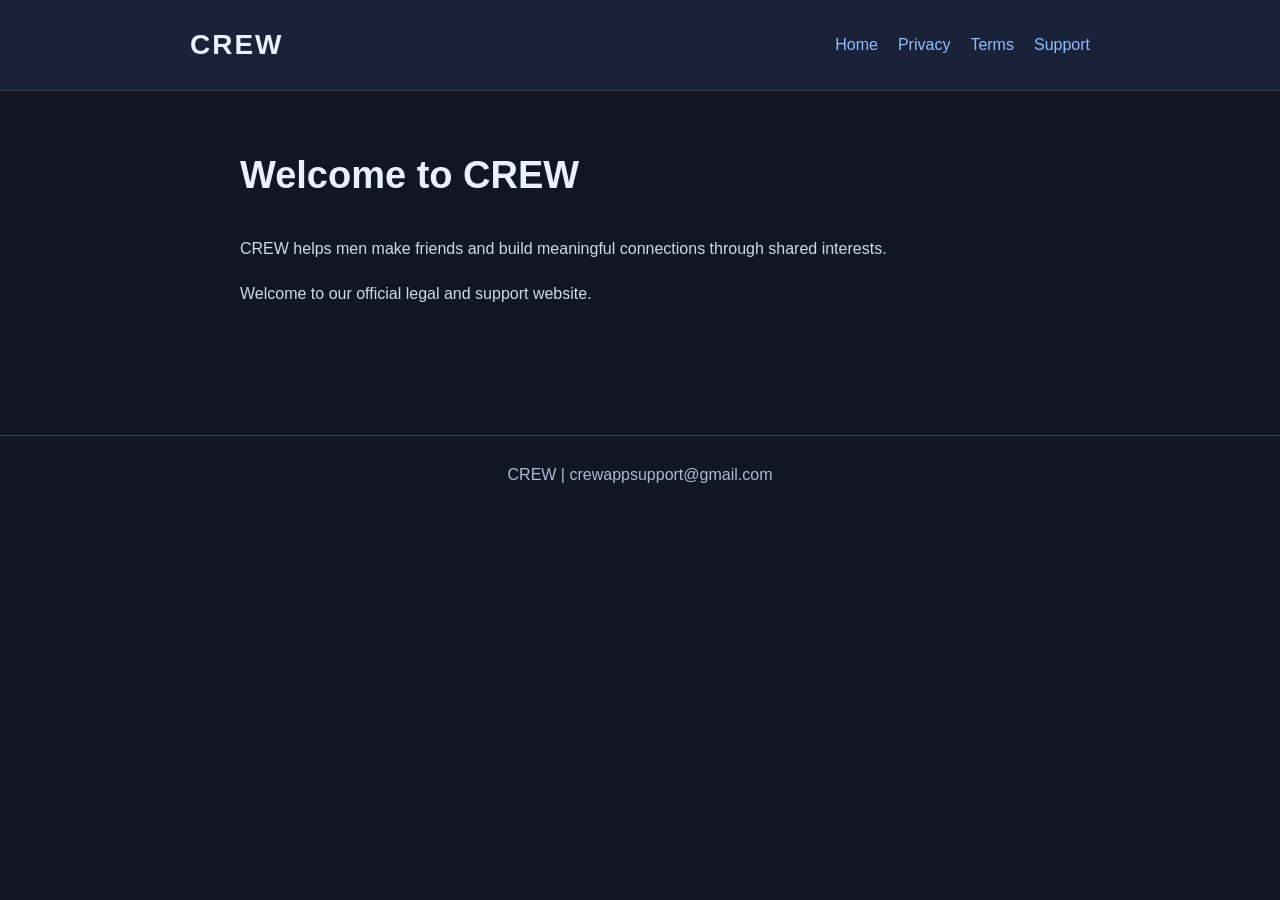
<file: index.html>
<!DOCTYPE html>
<html lang="en">
<head>
<meta charset="UTF-8">
<meta name="viewport" content="width=device-width, initial-scale=1">
<title>Welcome to CREW | CREW</title>
<link rel="stylesheet" href="style.css">
</head>
<body>
<header>
<nav>
<span class="brand">CREW</span>
<a href="index.html">Home</a>
<a href="privacy.html">Privacy</a>
<a href="terms.html">Terms</a>
<a href="support.html">Support</a>
</nav>
</header>
<main>
<h1>Welcome to CREW</h1>

        <p>CREW helps men make friends and build meaningful connections through shared interests.</p>
        <p>Welcome to our official legal and support website.</p>
        
</main>
<footer>CREW | crewappsupport@gmail.com</footer>
</body>
</html>
</file>
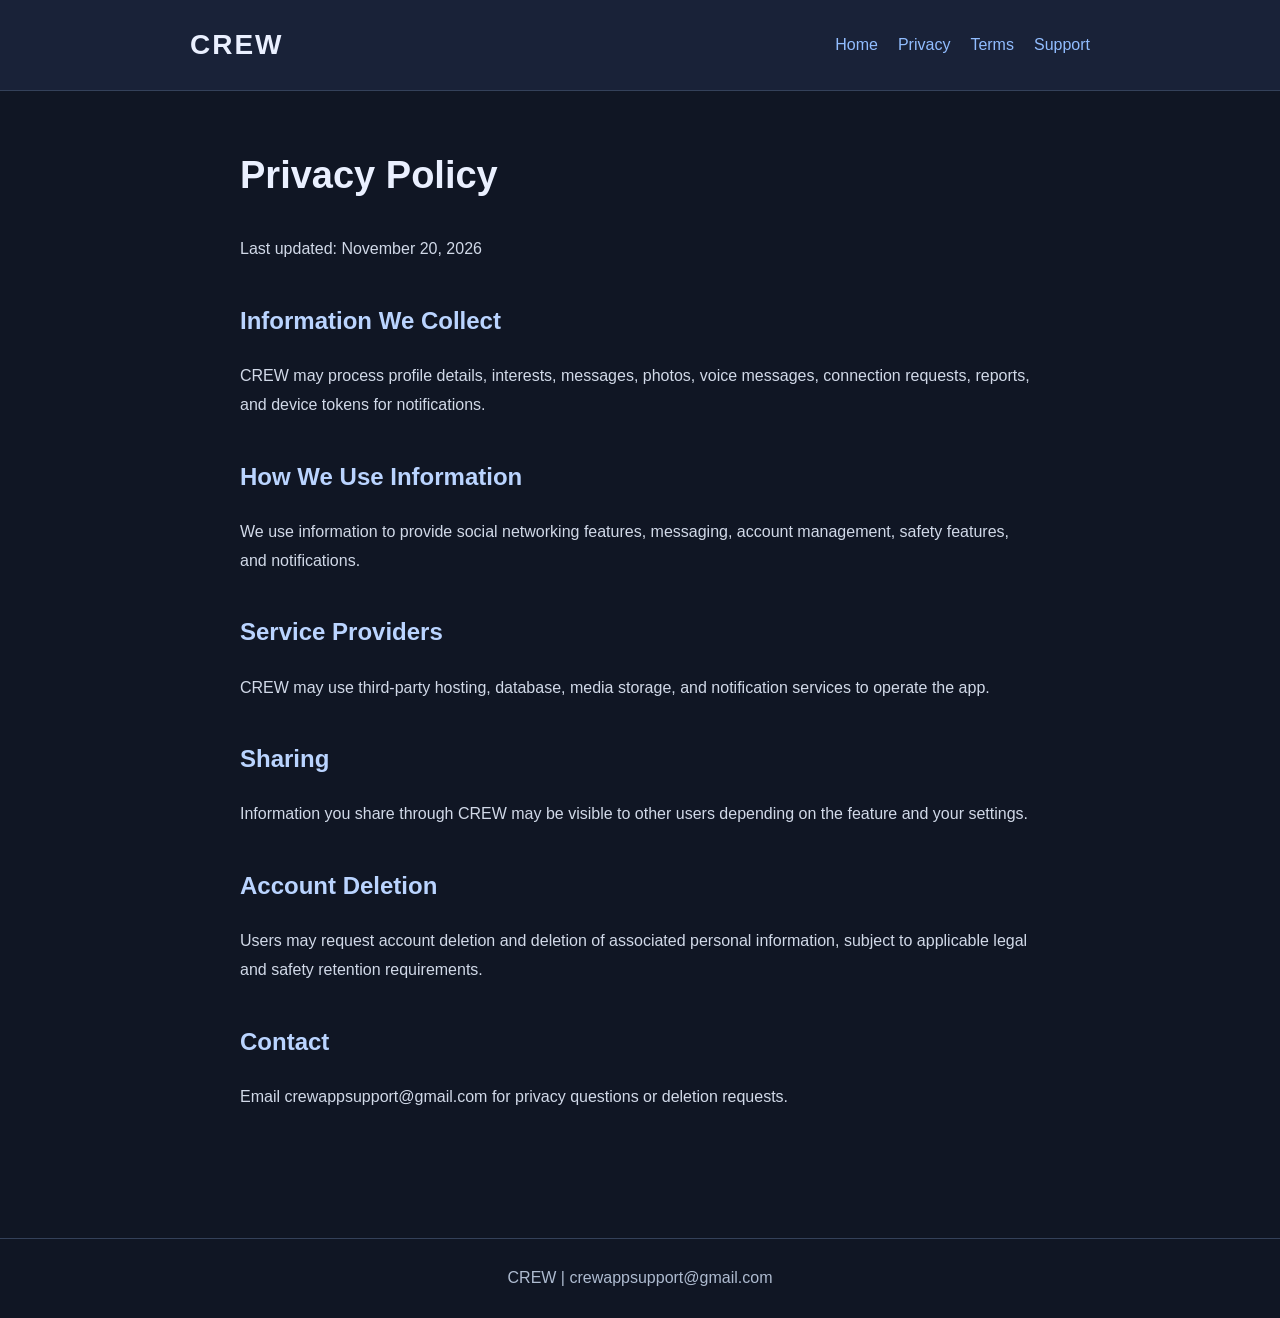
<file: privacy.html>
<!DOCTYPE html>
<html lang="en">
<head>
<meta charset="UTF-8">
<meta name="viewport" content="width=device-width, initial-scale=1">
<title>Privacy Policy | CREW</title>
<link rel="stylesheet" href="style.css">
</head>
<body>
<header>
<nav>
<span class="brand">CREW</span>
<a href="index.html">Home</a>
<a href="privacy.html">Privacy</a>
<a href="terms.html">Terms</a>
<a href="support.html">Support</a>
</nav>
</header>
<main>
<h1>Privacy Policy</h1>

        <p>Last updated: November 20, 2026</p>
        <h2>Information We Collect</h2>
        <p>CREW may process profile details, interests, messages, photos, voice messages, connection requests, reports, and device tokens for notifications.</p>
        <h2>How We Use Information</h2>
        <p>We use information to provide social networking features, messaging, account management, safety features, and notifications.</p>
        <h2>Service Providers</h2>
        <p>CREW may use third-party hosting, database, media storage, and notification services to operate the app.</p>
        <h2>Sharing</h2>
        <p>Information you share through CREW may be visible to other users depending on the feature and your settings.</p>
        <h2>Account Deletion</h2>
        <p>Users may request account deletion and deletion of associated personal information, subject to applicable legal and safety retention requirements.</p>
        <h2>Contact</h2>
        <p>Email crewappsupport@gmail.com for privacy questions or deletion requests.</p>
        
</main>
<footer>CREW | crewappsupport@gmail.com</footer>
</body>
</html>
</file>
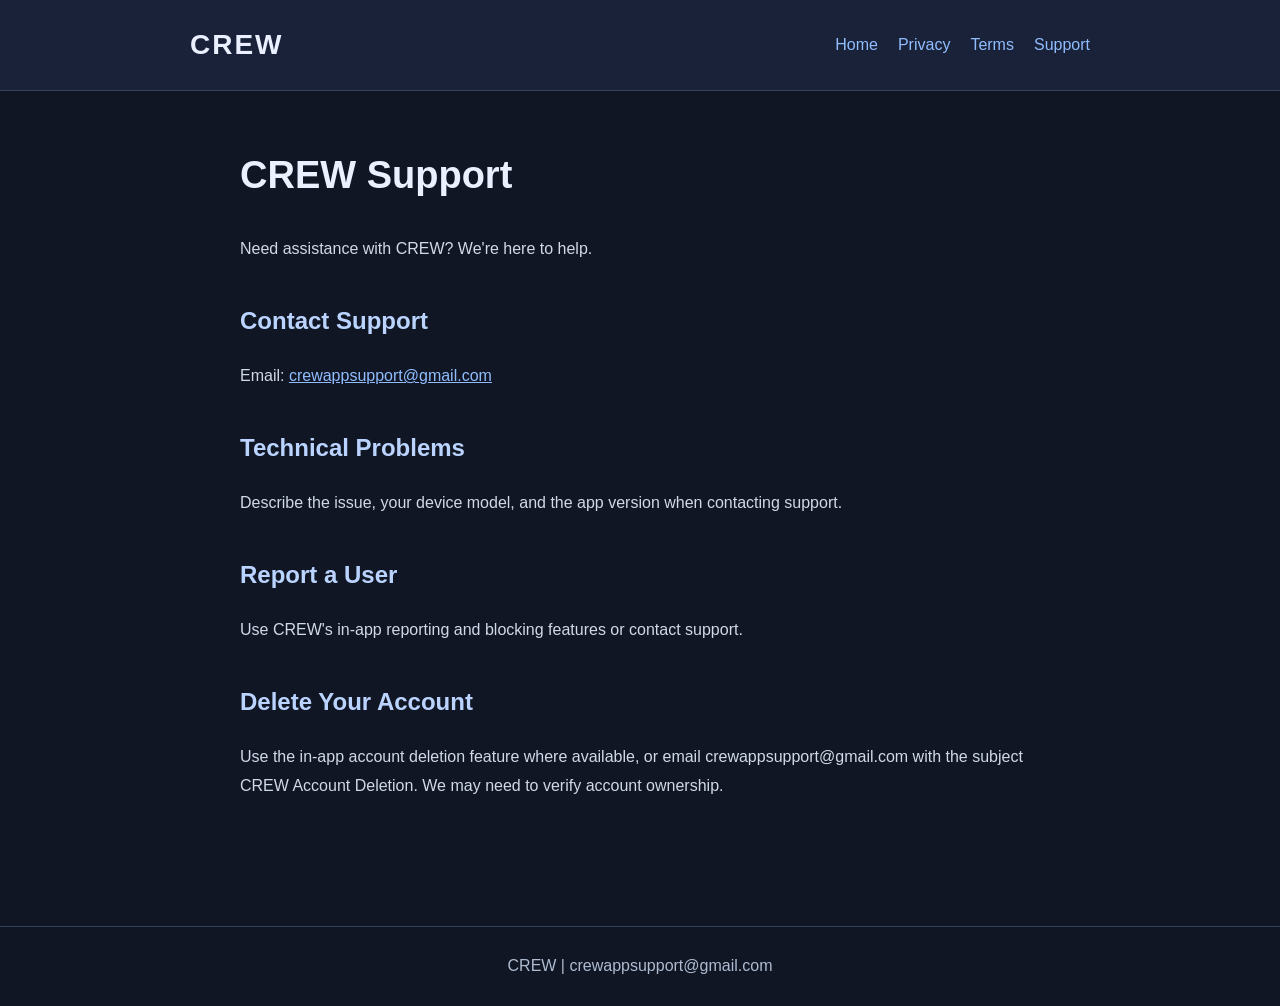
<file: support.html>
<!DOCTYPE html>
<html lang="en">
<head>
<meta charset="UTF-8">
<meta name="viewport" content="width=device-width, initial-scale=1">
<title>CREW Support | CREW</title>
<link rel="stylesheet" href="style.css">
</head>
<body>
<header>
<nav>
<span class="brand">CREW</span>
<a href="index.html">Home</a>
<a href="privacy.html">Privacy</a>
<a href="terms.html">Terms</a>
<a href="support.html">Support</a>
</nav>
</header>
<main>
<h1>CREW Support</h1>

        <p>Need assistance with CREW? We're here to help.</p>
        <h2>Contact Support</h2>
        <p>Email: <a href="mailto:crewappsupport@gmail.com">crewappsupport@gmail.com</a></p>
        <h2>Technical Problems</h2>
        <p>Describe the issue, your device model, and the app version when contacting support.</p>
        <h2>Report a User</h2>
        <p>Use CREW's in-app reporting and blocking features or contact support.</p>
        <h2>Delete Your Account</h2>
        <p>Use the in-app account deletion feature where available, or email crewappsupport@gmail.com with the subject CREW Account Deletion. We may need to verify account ownership.</p>
        
</main>
<footer>CREW | crewappsupport@gmail.com</footer>
</body>
</html>
</file>
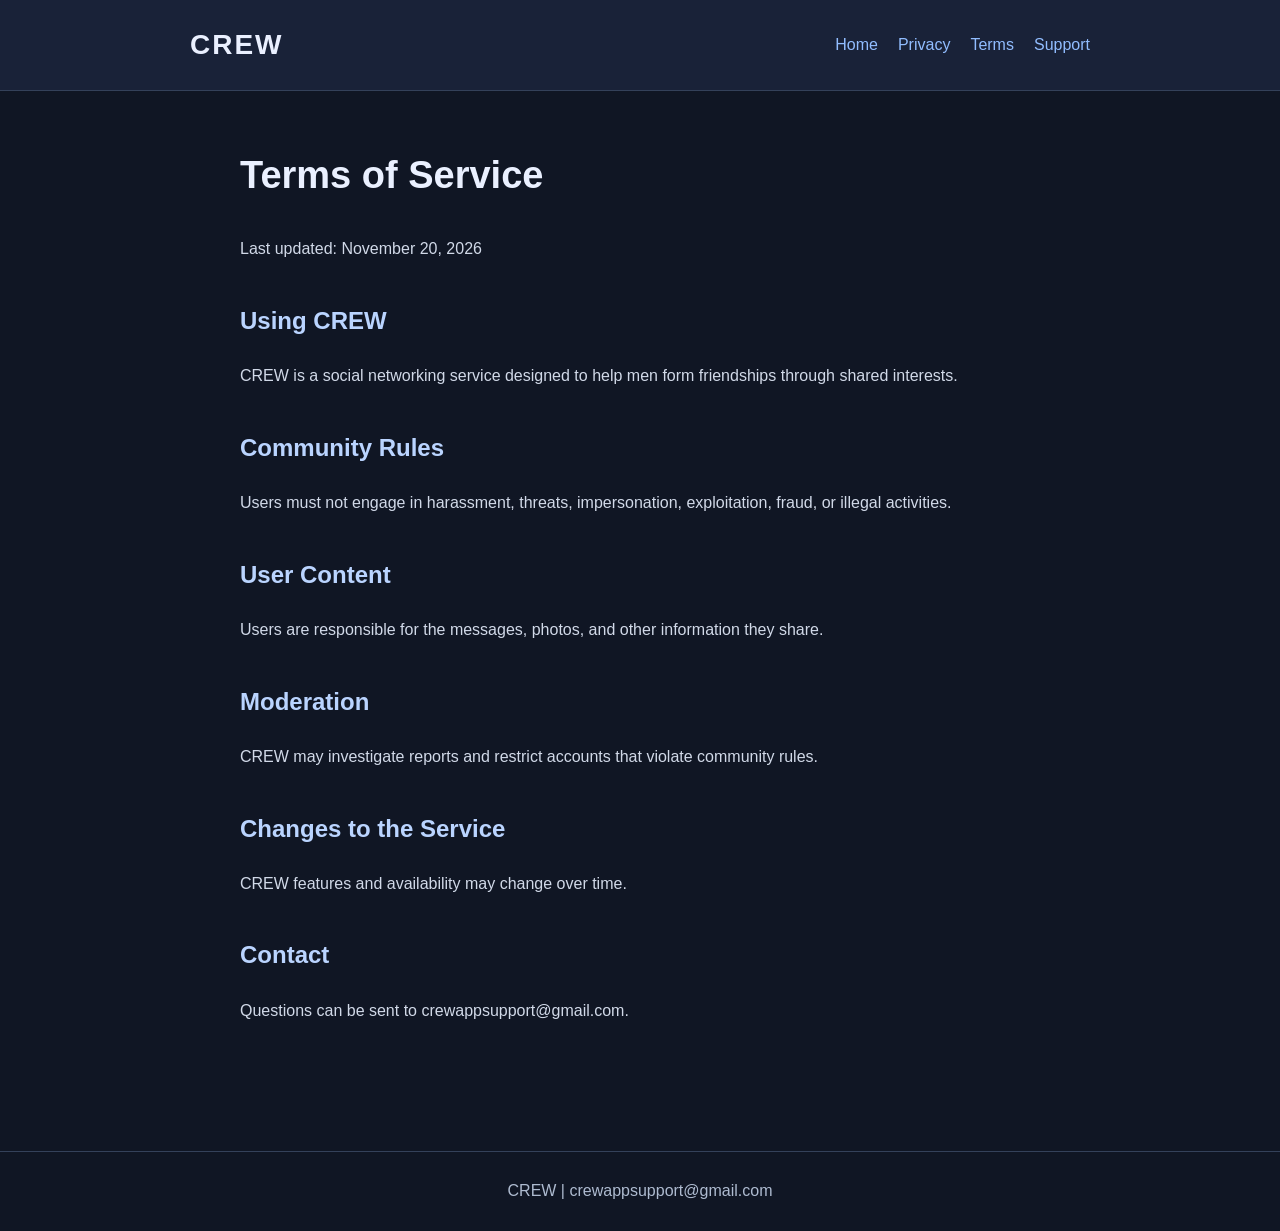
<file: terms.html>
<!DOCTYPE html>
<html lang="en">
<head>
<meta charset="UTF-8">
<meta name="viewport" content="width=device-width, initial-scale=1">
<title>Terms of Service | CREW</title>
<link rel="stylesheet" href="style.css">
</head>
<body>
<header>
<nav>
<span class="brand">CREW</span>
<a href="index.html">Home</a>
<a href="privacy.html">Privacy</a>
<a href="terms.html">Terms</a>
<a href="support.html">Support</a>
</nav>
</header>
<main>
<h1>Terms of Service</h1>

        <p>Last updated: November 20, 2026</p>
        <h2>Using CREW</h2>
        <p>CREW is a social networking service designed to help men form friendships through shared interests.</p>
        <h2>Community Rules</h2>
        <p>Users must not engage in harassment, threats, impersonation, exploitation, fraud, or illegal activities.</p>
        <h2>User Content</h2>
        <p>Users are responsible for the messages, photos, and other information they share.</p>
        <h2>Moderation</h2>
        <p>CREW may investigate reports and restrict accounts that violate community rules.</p>
        <h2>Changes to the Service</h2>
        <p>CREW features and availability may change over time.</p>
        <h2>Contact</h2>
        <p>Questions can be sent to crewappsupport@gmail.com.</p>
        
</main>
<footer>CREW | crewappsupport@gmail.com</footer>
</body>
</html>
</file>
<file: style.css>
* { box-sizing: border-box; }
body {
    margin: 0;
    background: #101624;
    color: #eaf0ff;
    font-family: -apple-system, BlinkMacSystemFont, Arial, sans-serif;
    line-height: 1.8;
}
header {
    background: #192238;
    padding: 20px;
    border-bottom: 1px solid #34415a;
}
nav {
    max-width: 900px;
    margin: auto;
    display: flex;
    flex-wrap: wrap;
    gap: 20px;
    align-items: center;
}
.brand {
    font-size: 28px;
    font-weight: bold;
    letter-spacing: 2px;
    margin-right: auto;
}
a { color: #91bdff; }
nav a { text-decoration: none; }
main {
    max-width: 850px;
    margin: 50px auto;
    padding: 0 25px 60px;
}
h1 { font-size: 38px; }
h2 { color: #bad4ff; margin-top: 35px; }
p { color: #d1d9e8; }
footer {
    text-align: center;
    padding: 25px;
    border-top: 1px solid #34415a;
    color: #aebbd0;
}
</file>
